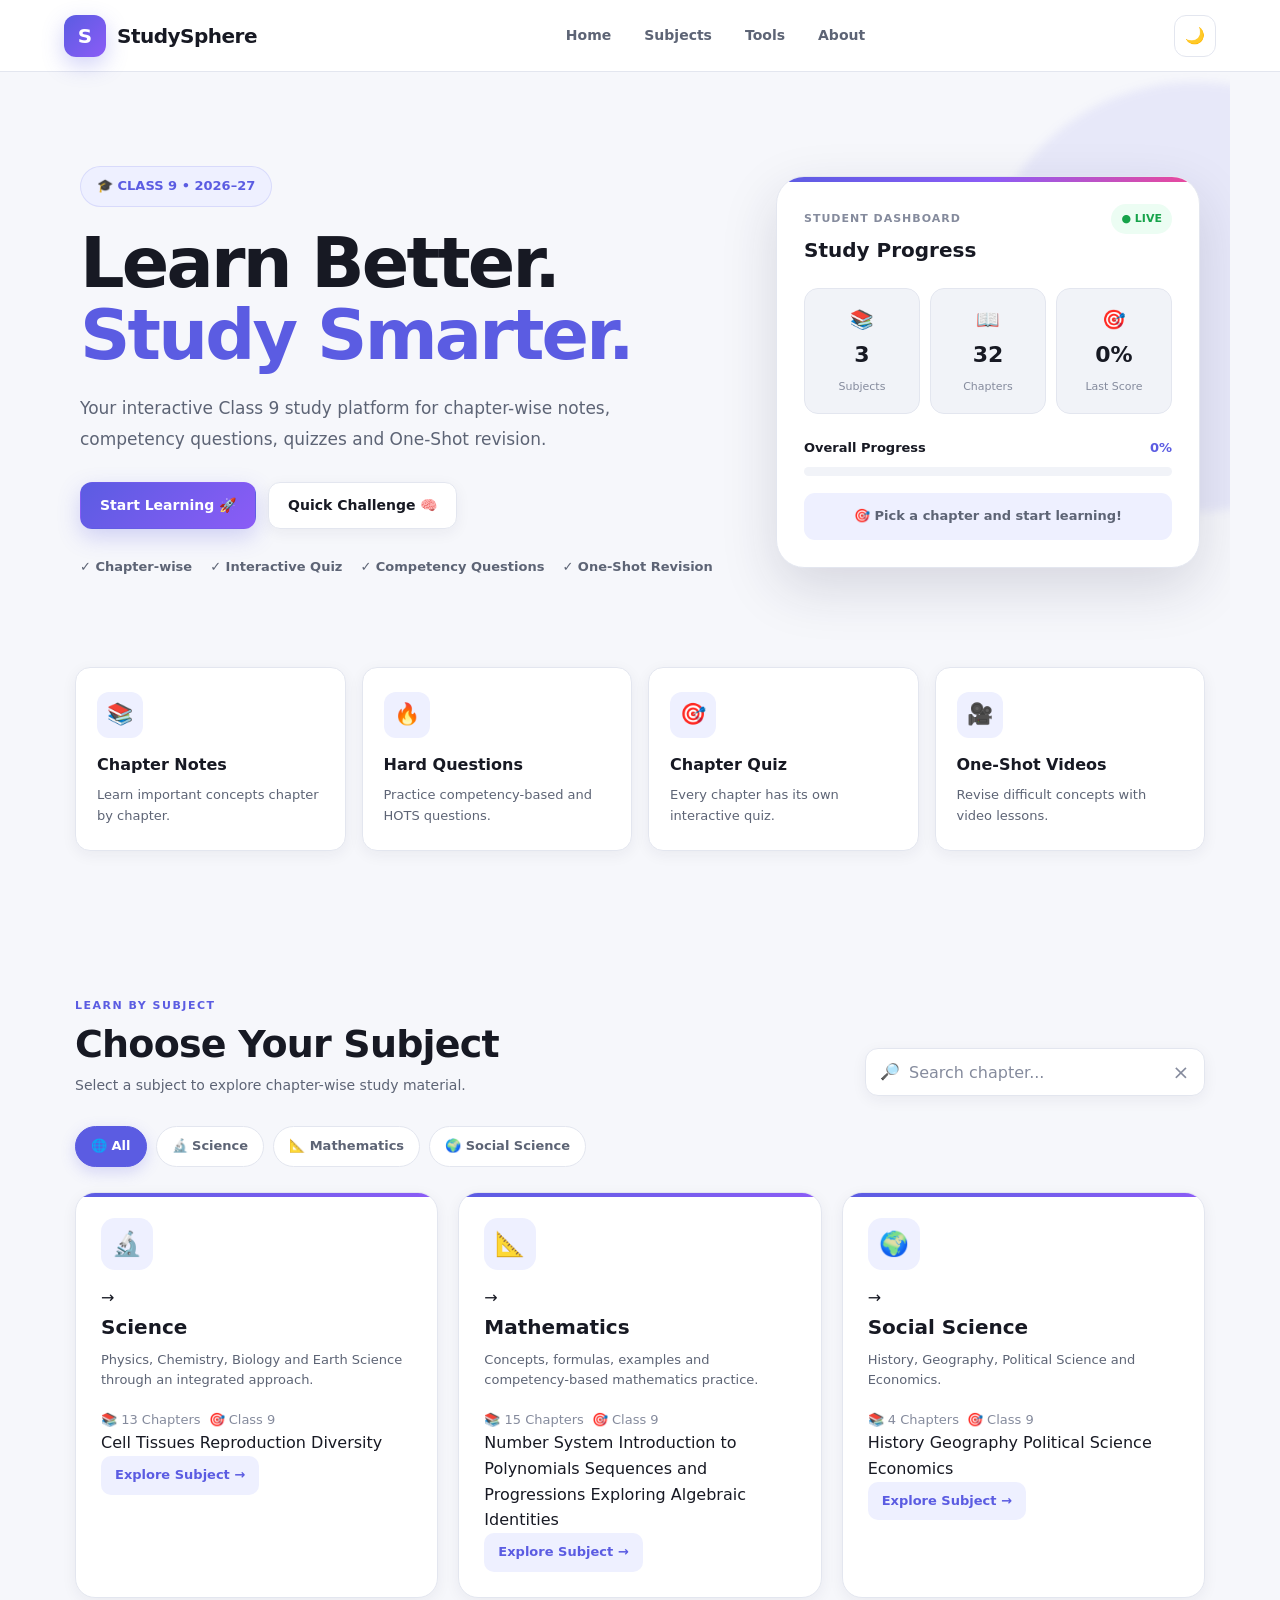
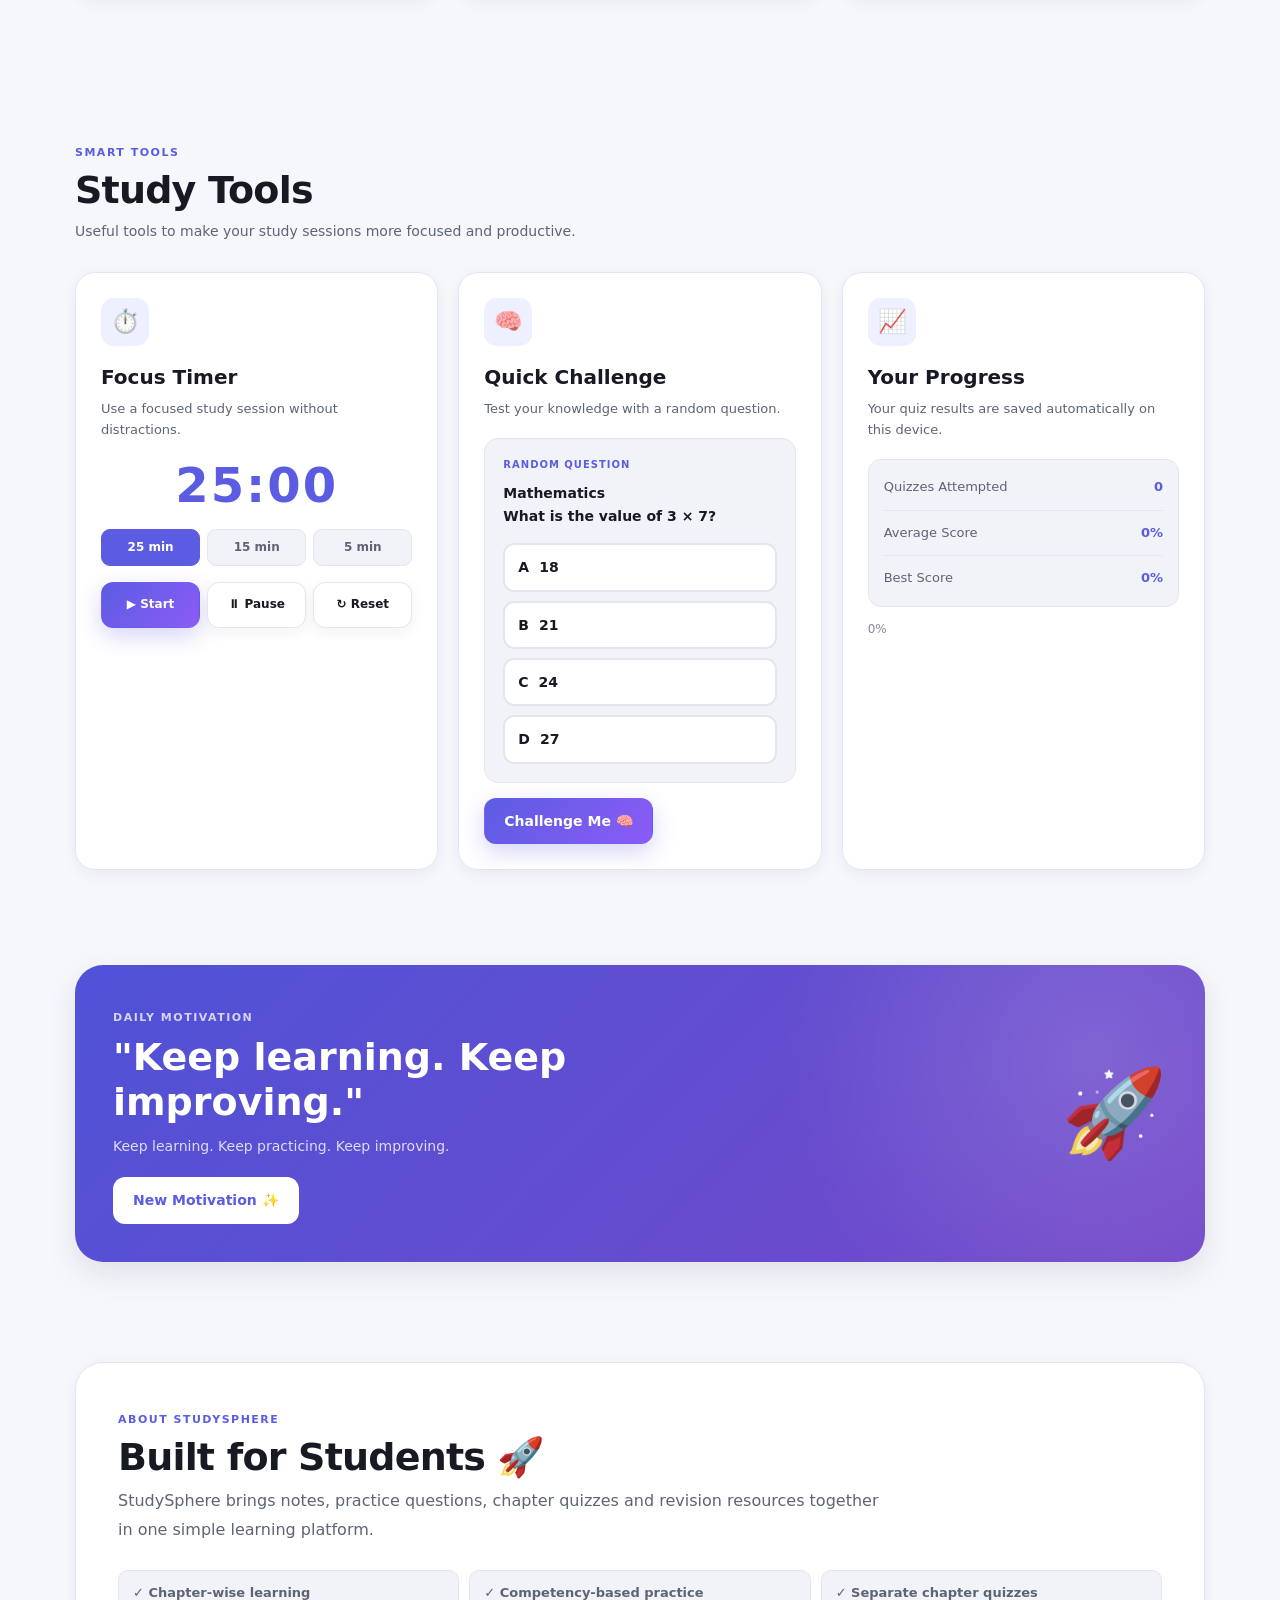
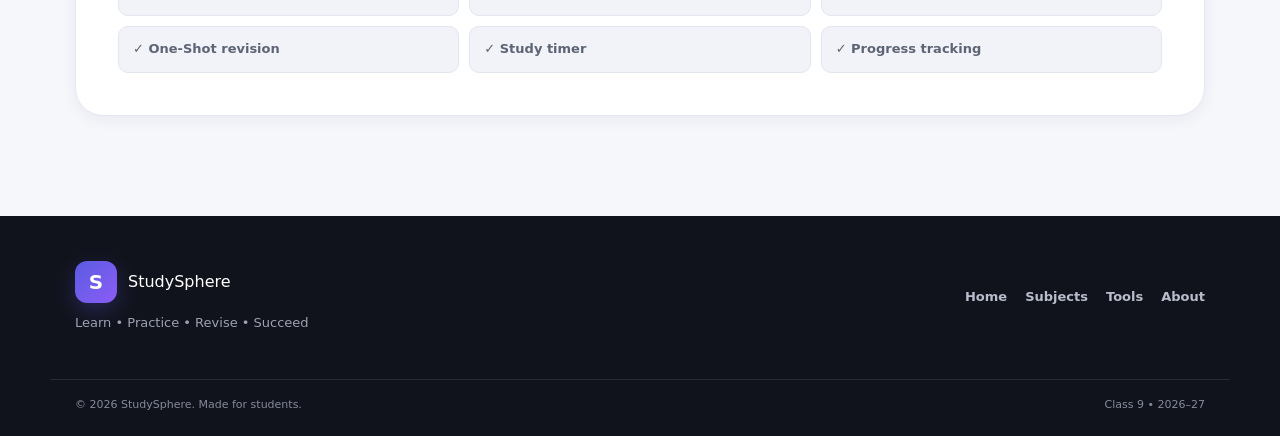
<file: index.html>
<!DOCTYPE html>
<html lang="en">
<head>
  <meta charset="UTF-8">
  <meta name="viewport" content="width=device-width, initial-scale=1.0">

  <title>StudySphere | Class 9</title>

  <meta name="description"
        content="StudySphere - Interactive Class 9 study platform with notes, questions, quizzes and One-Shot revision.">

  <link rel="stylesheet" href="css/style.css">
</head>

<body>

  <!-- =========================
       NAVIGATION BAR
  ========================== -->

  <header class="navbar">

    <div class="logo" onclick="goHome()">
      <span class="logo-icon">S</span>
      <span class="logo-text">StudySphere</span>
    </div>

    <nav class="nav-links">
      <a href="#home">Home</a>
      <a href="#subjects">Subjects</a>
      <a href="#tools">Tools</a>
      <a href="#about">About</a>
    </nav>

    <div class="nav-actions">

      <button
        id="themeBtn"
        class="icon-btn"
        onclick="toggleTheme()"
        title="Toggle Dark Mode">
        🌙
      </button>

      <button
        class="mobile-menu-btn"
        onclick="toggleMobileMenu()">
        ☰
      </button>

    </div>

  </header>


  <!-- MOBILE NAV -->

  <div id="mobileMenu" class="mobile-menu">

    <a href="#home" onclick="closeMobileMenu()">🏠 Home</a>
    <a href="#subjects" onclick="closeMobileMenu()">📚 Subjects</a>
    <a href="#tools" onclick="closeMobileMenu()">🛠️ Tools</a>
    <a href="#about" onclick="closeMobileMenu()">ℹ️ About</a>

  </div>


  <!-- =========================
       HOME / HERO
  ========================== -->

  <main>

    <section id="home" class="hero">

      <div class="hero-content">

        <div class="hero-badge">
          🎓 CLASS 9 • 2026–27
        </div>

        <h1>
          Learn Better.
          <br>
          <span>Study Smarter.</span>
        </h1>

        <p class="hero-description">
          Your interactive Class 9 study platform for
          chapter-wise notes, competency questions,
          quizzes and One-Shot revision.
        </p>

        <div class="hero-buttons">

          <button
            class="btn primary"
            onclick="scrollToSubjects()">
            Start Learning 🚀
          </button>

          <button
            class="btn secondary"
            onclick="showRandomQuestion()">
            Quick Challenge 🧠
          </button>

        </div>

        <div class="hero-features">

          <span>✓ Chapter-wise</span>
          <span>✓ Interactive Quiz</span>
          <span>✓ Competency Questions</span>
          <span>✓ One-Shot Revision</span>

        </div>

      </div>


      <!-- DASHBOARD CARD -->

      <div class="dashboard-card">

        <div class="dashboard-top">

          <div>
            <small>STUDENT DASHBOARD</small>
            <h3>Study Progress</h3>
          </div>

          <span class="live-badge">
            ● LIVE
          </span>

        </div>


        <div class="dashboard-stats">

          <div class="stat-box">

            <span class="stat-icon">📚</span>

            <strong id="subjectCount">
              3
            </strong>

            <small>Subjects</small>

          </div>


          <div class="stat-box">

            <span class="stat-icon">📖</span>

            <strong id="chapterCount">
              0
            </strong>

            <small>Chapters</small>

          </div>


          <div class="stat-box">

            <span class="stat-icon">🎯</span>

            <strong id="quizScore">
              —
            </strong>

            <small>Last Score</small>

          </div>

        </div>


        <div class="dashboard-progress">

          <div class="progress-heading">

            <span>Overall Progress</span>

            <span id="progressPercent">
              0%
            </span>

          </div>

          <div class="progress-bar">

            <div
              id="overallProgress"
              class="progress-fill">
            </div>

          </div>

        </div>


        <div class="dashboard-message">

          🎯 Pick a chapter and start learning!

        </div>

      </div>

    </section>



    <!-- =========================
         FEATURE SECTION
    ========================== -->

    <section class="features-section">

      <div class="feature-card">

        <div class="feature-icon">
          📚
        </div>

        <h3>Chapter Notes</h3>

        <p>
          Learn important concepts
          chapter by chapter.
        </p>

      </div>


      <div class="feature-card">

        <div class="feature-icon">
          🔥
        </div>

        <h3>Hard Questions</h3>

        <p>
          Practice competency-based
          and HOTS questions.
        </p>

      </div>


      <div class="feature-card">

        <div class="feature-icon">
          🎯
        </div>

        <h3>Chapter Quiz</h3>

        <p>
          Every chapter has its own
          interactive quiz.
        </p>

      </div>


      <div class="feature-card">

        <div class="feature-icon">
          🎥
        </div>

        <h3>One-Shot Videos</h3>

        <p>
          Revise difficult concepts
          with video lessons.
        </p>

      </div>

    </section>



    <!-- =========================
         SUBJECT SECTION
    ========================== -->

    <section id="subjects" class="section">

      <div class="section-heading">

        <div>

          <span class="section-label">
            LEARN BY SUBJECT
          </span>

          <h2>
            Choose Your Subject
          </h2>

          <p>
            Select a subject to explore
            chapter-wise study material.
          </p>

        </div>


        <!-- SEARCH -->

        <div class="search-wrapper">

          <span>🔎</span>

          <input
            id="searchInput"
            type="text"
            placeholder="Search chapter..."
            autocomplete="off">

          <button
            id="clearSearch"
            class="clear-search"
            onclick="clearSearch()">
            ×
          </button>

        </div>

      </div>


      <!-- SUBJECT FILTERS -->

      <div class="subject-filters">

        <button
          class="subject-filter active"
          data-filter="all"
          onclick="filterSubjects('all')">
          🌐 All
        </button>

        <button
          class="subject-filter"
          data-filter="science"
          onclick="filterSubjects('science')">
          🔬 Science
        </button>

        <button
          class="subject-filter"
          data-filter="mathematics"
          onclick="filterSubjects('mathematics')">
          📐 Mathematics
        </button>

        <button
          class="subject-filter"
          data-filter="social-science"
          onclick="filterSubjects('social-science')">
          🌍 Social Science
        </button>

      </div>


      <!-- SUBJECT GRID -->

      <div
        id="subjectGrid"
        class="subject-grid">

        <!-- JavaScript will load subjects here -->

      </div>


      <!-- SEARCH RESULT MESSAGE -->

      <div
        id="noResults"
        class="no-results hidden">

        <div class="no-results-icon">
          🔍
        </div>

        <h3>
          No chapter found
        </h3>

        <p>
          Try another chapter name or subject.
        </p>

      </div>

    </section>



    <!-- =========================
         CHAPTER SECTION
    ========================== -->

    <section
      id="chapterSection"
      class="section chapter-section hidden">

      <button
        id="backButton"
        class="back-button"
        onclick="backToSubjects()">

        ← Back to Subjects

      </button>


      <!-- CHAPTER HEADER -->

      <div
        id="chapterHeader"
        class="chapter-header">

        <!-- JavaScript inserts header -->

      </div>


      <!-- CHAPTER TABS -->

      <div class="chapter-tabs">

        <button
          class="tab active"
          data-tab="notes"
          onclick="switchTab('notes')">

          📚 Notes

        </button>


        <button
          class="tab"
          data-tab="questions"
          onclick="switchTab('questions')">

          🔥 Hard Questions

        </button>


        <button
          class="tab"
          data-tab="quiz"
          onclick="switchTab('quiz')">

          🎯 Chapter Quiz

        </button>


        <button
          class="tab"
          data-tab="video"
          onclick="switchTab('video')">

          🎥 One-Shot

        </button>


        <button
          class="tab"
          data-tab="pdf"
          onclick="switchTab('pdf')">

          📄 PDF

        </button>

      </div>


      <!-- TAB CONTENT -->

      <div
        id="tabContent"
        class="tab-content">

        <!-- JavaScript loads content -->

      </div>

    </section>



    <!-- =========================
         STUDY TOOLS
    ========================== -->

    <section
      id="tools"
      class="section tools-section">

      <div class="section-heading">

        <div>

          <span class="section-label">
            SMART TOOLS
          </span>

          <h2>
            Study Tools
          </h2>

          <p>
            Useful tools to make your study sessions
            more focused and productive.
          </p>

        </div>

      </div>


      <div class="tools-grid">


        <!-- FOCUS TIMER -->

        <div class="tool-card">

          <div class="tool-icon">
            ⏱️
          </div>

          <h3>
            Focus Timer
          </h3>

          <p>
            Use a focused study session
            without distractions.
          </p>


          <div
            id="timerDisplay"
            class="timer-display">

            25:00

          </div>


          <div class="timer-mode">

            <button
              class="timer-mode-btn active"
              onclick="setTimer(25)"
              data-time="25">
              25 min
            </button>

            <button
              class="timer-mode-btn"
              onclick="setTimer(15)"
              data-time="15">
              15 min
            </button>

            <button
              class="timer-mode-btn"
              onclick="setTimer(5)"
              data-time="5">
              5 min
            </button>

          </div>


          <div class="timer-buttons">

            <button
              id="startTimer"
              class="btn primary"
              onclick="startTimer()">

              ▶ Start

            </button>

            <button
              id="pauseTimer"
              class="btn secondary"
              onclick="pauseTimer()">

              ⏸ Pause

            </button>

            <button
              id="resetTimer"
              class="btn secondary"
              onclick="resetTimer()">

              ↻ Reset

            </button>

          </div>

        </div>



        <!-- QUICK CHALLENGE -->

        <div class="tool-card">

          <div class="tool-icon">
            🧠
          </div>

          <h3>
            Quick Challenge
          </h3>

          <p>
            Test your knowledge with
            a random question.
          </p>


          <div
            id="challengeBox"
            class="challenge-box">

            <div class="challenge-label">
              RANDOM QUESTION
            </div>

            <p id="challengeQuestion">
              Click the button to get
              a challenge.
            </p>

          </div>


          <button
            class="btn primary"
            onclick="showRandomQuestion()">

            Challenge Me 🧠

          </button>

        </div>



        <!-- PROGRESS -->

        <div class="tool-card">

          <div class="tool-icon">
            📈
          </div>

          <h3>
            Your Progress
          </h3>

          <p>
            Your quiz results are saved
            automatically on this device.
          </p>


          <div class="progress-card">

            <div class="progress-row">

              <span>
                Quizzes Attempted
              </span>

              <strong id="quizAttempts">
                0
              </strong>

            </div>


            <div class="progress-row">

              <span>
                Average Score
              </span>

              <strong id="averageScore">
                0%
              </strong>

            </div>


            <div class="progress-row">

              <span>
                Best Score
              </span>

              <strong id="bestScore">
                0%
              </strong>

            </div>

          </div>


          <div
            id="progressText"
            class="progress-text">

            No quiz attempted yet.

          </div>

        </div>

      </div>

    </section>



    <!-- =========================
         DAILY STUDY SECTION
    ========================== -->

    <section class="daily-section">

      <div class="daily-card">

        <div class="daily-content">

          <span class="section-label">
            DAILY MOTIVATION
          </span>

          <h2 id="dailyQuote">
            Small progress every day
            becomes big achievement.
          </h2>

          <p>
            Keep learning. Keep practicing.
            Keep improving.
          </p>

          <button
            class="btn primary"
            onclick="newMotivation()">

            New Motivation ✨

          </button>

        </div>


        <div class="daily-icon">
          🚀
        </div>

      </div>

    </section>



    <!-- =========================
         ABOUT
    ========================== -->

    <section
      id="about"
      class="section about-section">

      <div class="about-card">

        <span class="section-label">
          ABOUT STUDYSPHERE
        </span>

        <h2>
          Built for Students 🚀
        </h2>

        <p>
          StudySphere brings notes,
          practice questions, chapter quizzes
          and revision resources together
          in one simple learning platform.
        </p>


        <div class="about-points">

          <span>
            ✓ Chapter-wise learning
          </span>

          <span>
            ✓ Competency-based practice
          </span>

          <span>
            ✓ Separate chapter quizzes
          </span>

          <span>
            ✓ One-Shot revision
          </span>

          <span>
            ✓ Study timer
          </span>

          <span>
            ✓ Progress tracking
          </span>

        </div>

      </div>

    </section>

  </main>



  <!-- =========================
       FOOTER
  ========================== -->

  <footer>

    <div class="footer-content">

      <div class="footer-brand">

        <div class="logo">

          <span class="logo-icon">
            S
          </span>

          <span>
            StudySphere
          </span>

        </div>

        <p>
          Learn • Practice • Revise • Succeed
        </p>

      </div>


      <div class="footer-links">

        <a href="#home">
          Home
        </a>

        <a href="#subjects">
          Subjects
        </a>

        <a href="#tools">
          Tools
        </a>

        <a href="#about">
          About
        </a>

      </div>

    </div>


    <div class="footer-bottom">

      <p>
        © 2026 StudySphere. Made for students.
      </p>

      <p>
        Class 9 • 2026–27
      </p>

    </div>

  </footer>



  <!-- =========================
       NOTIFICATION
  ========================== -->

  <div
    id="notification"
    class="notification">

    <span id="notificationIcon">
      ✓
    </span>

    <span id="notificationText">
      Done
    </span>

  </div>



  <!-- =========================
       QUIZ MODAL
  ========================== -->

  <div
    id="quizModal"
    class="modal hidden">

    <div class="modal-overlay"
         onclick="closeQuizModal()">
    </div>

    <div class="modal-card">

      <button
        class="modal-close"
        onclick="closeQuizModal()">

        ×

      </button>

      <div
        id="quizModalContent">

      </div>

    </div>

  </div>



  <!-- =========================
       JAVASCRIPT
  ========================== -->

  <script src="js/data.js"></script>
  <script src="js/quiz.js"></script>
  <script src="js/app.js"></script>

</body>
</html>
</file>
<file: css/style.css>
/* =========================================================
   STUDYSPHERE | CLASS 9
   FINAL COMPLETE STYLE SHEET
   Compatible with:
   index.html
   app.js
   data.js
   quiz.js
   ========================================================= */


/* =========================================================
   1. VARIABLES
   ========================================================= */

:root {
  --primary: #5b5ce2;
  --primary-dark: #4546c8;
  --primary-light: #eef0ff;

  --secondary: #8b5cf6;
  --accent: #ec4899;

  --success: #16a34a;
  --success-bg: #ecfdf3;

  --danger: #dc2626;
  --danger-bg: #fef2f2;

  --warning: #f59e0b;
  --warning-bg: #fffbeb;

  --text: #171923;
  --text-secondary: #5d6475;
  --muted: #858b9d;

  --bg: #f6f7fb;
  --surface: #ffffff;
  --surface-2: #f1f3f8;

  --border: #e3e6ef;

  --shadow-sm: 0 4px 15px rgba(31, 35, 65, 0.06);
  --shadow-md: 0 12px 30px rgba(31, 35, 65, 0.10);
  --shadow-lg: 0 20px 55px rgba(31, 35, 65, 0.15);

  --radius-sm: 10px;
  --radius-md: 15px;
  --radius-lg: 20px;
  --radius-xl: 28px;

  --max-width: 1180px;

  --transition: 0.25s ease;
}


/* =========================================================
   2. DARK MODE VARIABLES
   ========================================================= */

body.dark-mode {
  --primary: #8587ff;
  --primary-dark: #a3a5ff;
  --primary-light: #25284c;

  --secondary: #a78bfa;
  --accent: #f472b6;

  --success: #4ade80;
  --success-bg: #102d1d;

  --danger: #f87171;
  --danger-bg: #35191c;

  --warning: #fbbf24;
  --warning-bg: #33270d;

  --text: #f4f5fa;
  --text-secondary: #c2c6d4;
  --muted: #9298aa;

  --bg: #0d1017;
  --surface: #161a24;
  --surface-2: #202532;

  --border: #2b3140;

  --shadow-sm: 0 4px 15px rgba(0, 0, 0, 0.22);
  --shadow-md: 0 12px 30px rgba(0, 0, 0, 0.30);
  --shadow-lg: 0 20px 55px rgba(0, 0, 0, 0.40);
}


/* =========================================================
   3. RESET
   ========================================================= */

* {
  margin: 0;
  padding: 0;
  box-sizing: border-box;
}

html {
  scroll-behavior: smooth;
  scroll-padding-top: 80px;
}

body {
  min-height: 100vh;

  font-family:
    Inter,
    ui-sans-serif,
    system-ui,
    -apple-system,
    BlinkMacSystemFont,
    "Segoe UI",
    sans-serif;

  background: var(--bg);
  color: var(--text);

  line-height: 1.6;

  transition:
    background 0.25s ease,
    color 0.25s ease;
}

button,
input,
textarea,
select {
  font: inherit;
}

button {
  cursor: pointer;
}

a {
  color: inherit;
  text-decoration: none;
}

img {
  max-width: 100%;
  display: block;
}

.hidden {
  display: none !important;
}


/* =========================================================
   4. SCROLLBAR
   ========================================================= */

::-webkit-scrollbar {
  width: 9px;
}

::-webkit-scrollbar-track {
  background: var(--bg);
}

::-webkit-scrollbar-thumb {
  background: #b9bfd0;
  border-radius: 20px;
}

::-webkit-scrollbar-thumb:hover {
  background: var(--primary);
}

body.dark-mode ::-webkit-scrollbar-thumb {
  background: #444b5d;
}


/* =========================================================
   5. NAVBAR
   ========================================================= */

.navbar {
  position: sticky;
  top: 0;
  z-index: 1000;

  width: 100%;
  min-height: 72px;

  padding: 0 5%;

  display: flex;
  align-items: center;
  justify-content: space-between;

  background: rgba(255, 255, 255, 0.93);

  border-bottom: 1px solid var(--border);

  backdrop-filter: blur(18px);
  -webkit-backdrop-filter: blur(18px);
}

body.dark-mode .navbar {
  background: rgba(13, 16, 23, 0.94);
}


/* LOGO */

.logo {
  display: flex;
  align-items: center;
  gap: 11px;

  cursor: pointer;
  user-select: none;
}

.logo-icon {
  width: 42px;
  height: 42px;

  display: flex;
  align-items: center;
  justify-content: center;

  color: white;

  background: linear-gradient(
    135deg,
    var(--primary),
    var(--secondary)
  );

  border-radius: 12px;

  font-size: 20px;
  font-weight: 900;

  box-shadow:
    0 8px 22px rgba(91, 92, 226, 0.28);
}

.logo-text {
  font-size: 20px;
  font-weight: 850;
  letter-spacing: -0.5px;
}


/* NAV LINKS */

.nav-links {
  display: flex;
  align-items: center;
  gap: 5px;
}

.nav-links a {
  position: relative;

  padding: 10px 14px;

  color: var(--text-secondary);

  border-radius: 10px;

  font-size: 14px;
  font-weight: 700;

  transition: var(--transition);
}

.nav-links a:hover {
  color: var(--primary);
  background: var(--primary-light);
}

.nav-links a::after {
  content: "";

  position: absolute;
  left: 14px;
  right: 14px;
  bottom: 4px;

  height: 2px;

  background: var(--primary);

  transform: scaleX(0);
  transition: transform 0.25s ease;
}

.nav-links a:hover::after {
  transform: scaleX(1);
}


/* NAV ACTIONS */

.nav-actions {
  display: flex;
  align-items: center;
  gap: 9px;
}

.icon-btn,
.mobile-menu-btn {
  width: 42px;
  height: 42px;

  display: flex;
  align-items: center;
  justify-content: center;

  color: var(--text);

  background: var(--surface);

  border: 1px solid var(--border);
  border-radius: 12px;

  transition: var(--transition);
}

.icon-btn:hover,
.mobile-menu-btn:hover {
  color: var(--primary);
  background: var(--primary-light);
  border-color: var(--primary);

  transform: translateY(-2px);
}

.mobile-menu-btn {
  display: none;
}


/* =========================================================
   6. MOBILE MENU
   ========================================================= */

.mobile-menu {
  display: none;

  position: fixed;
  top: 72px;
  left: 0;
  right: 0;

  z-index: 999;

  padding: 14px;

  background: var(--surface);

  border-bottom: 1px solid var(--border);

  box-shadow: var(--shadow-md);
}

.mobile-menu.show {
  display: block;
}

.mobile-menu a {
  display: block;

  padding: 13px 15px;

  color: var(--text-secondary);

  border-radius: 10px;

  font-weight: 700;

  transition: var(--transition);
}

.mobile-menu a:hover {
  color: var(--primary);
  background: var(--primary-light);
}


/* =========================================================
   7. HERO
   ========================================================= */

.hero {
  position: relative;

  max-width: var(--max-width);
  min-height: 590px;

  margin: 0 auto;

  padding: 80px 30px 70px;

  display: grid;
  grid-template-columns: 1.2fr 0.8fr;

  align-items: center;

  gap: 60px;

  overflow: hidden;
}

.hero::before {
  content: "";

  position: absolute;

  width: 430px;
  height: 430px;

  right: -180px;
  top: 10px;

  background: rgba(91, 92, 226, 0.09);

  border-radius: 50%;

  filter: blur(5px);

  pointer-events: none;
}

.hero-content {
  position: relative;
  z-index: 2;
}

.hero-badge {
  display: inline-flex;
  align-items: center;

  margin-bottom: 20px;
  padding: 9px 16px;

  color: var(--primary);

  background: var(--primary-light);

  border: 1px solid rgba(91, 92, 226, 0.15);

  border-radius: 999px;

  font-size: 13px;
  font-weight: 800;
}

.hero h1 {
  margin-bottom: 22px;

  font-size: clamp(43px, 6vw, 70px);

  line-height: 1.03;

  letter-spacing: -2.8px;

  font-weight: 900;
}

.hero h1 span {
  color: var(--primary);
}

.hero-description {
  max-width: 650px;

  margin-bottom: 28px;

  color: var(--text-secondary);

  font-size: 17px;
  line-height: 1.8;
}

.hero-buttons {
  display: flex;
  flex-wrap: wrap;

  gap: 12px;

  margin-bottom: 28px;
}

.hero-features {
  display: flex;
  flex-wrap: wrap;

  gap: 10px 18px;

  color: var(--text-secondary);

  font-size: 13px;
  font-weight: 700;
}

.hero-features span {
  white-space: nowrap;
}


/* =========================================================
   8. BUTTONS
   ========================================================= */

.btn {
  min-height: 46px;

  padding: 11px 19px;

  border: 1px solid transparent;
  border-radius: 12px;

  font-size: 14px;
  font-weight: 800;

  transition:
    transform 0.2s ease,
    box-shadow 0.2s ease,
    background 0.2s ease,
    border-color 0.2s ease;
}

.btn:hover {
  transform: translateY(-2px);
}

.btn:active {
  transform: translateY(0);
}

.btn.primary {
  color: white;

  background: linear-gradient(
    135deg,
    var(--primary),
    var(--secondary)
  );

  box-shadow:
    0 8px 22px rgba(91, 92, 226, 0.25);
}

.btn.primary:hover {
  box-shadow:
    0 12px 30px rgba(91, 92, 226, 0.35);
}

.btn.secondary {
  color: var(--text);

  background: var(--surface);

  border-color: var(--border);

  box-shadow: var(--shadow-sm);
}

.btn.secondary:hover {
  color: var(--primary);

  border-color: var(--primary);

  background: var(--primary-light);
}


/* =========================================================
   9. DASHBOARD CARD
   ========================================================= */

.dashboard-card {
  position: relative;
  z-index: 2;

  padding: 27px;

  background: var(--surface);

  border: 1px solid var(--border);

  border-radius: var(--radius-xl);

  box-shadow: var(--shadow-lg);

  overflow: hidden;
}

.dashboard-card::before {
  content: "";

  position: absolute;

  top: 0;
  left: 0;
  right: 0;

  height: 5px;

  background: linear-gradient(
    90deg,
    var(--primary),
    var(--secondary),
    var(--accent)
  );
}

.dashboard-top {
  display: flex;
  align-items: flex-start;
  justify-content: space-between;

  margin-bottom: 22px;
}

.dashboard-top small {
  color: var(--muted);

  font-size: 11px;
  font-weight: 850;

  letter-spacing: 1px;
}

.dashboard-top h3 {
  margin-top: 4px;

  font-size: 20px;
}

.live-badge {
  padding: 6px 10px;

  color: var(--success);

  background: var(--success-bg);

  border-radius: 999px;

  font-size: 11px;
  font-weight: 850;
}

.dashboard-stats {
  display: grid;
  grid-template-columns: repeat(3, 1fr);

  gap: 10px;

  margin-bottom: 24px;
}

.stat-box {
  padding: 15px 8px;

  text-align: center;

  background: var(--surface-2);

  border: 1px solid var(--border);

  border-radius: 14px;
}

.stat-icon {
  display: block;

  margin-bottom: 3px;

  font-size: 19px;
}

.stat-box strong {
  display: block;

  font-size: 22px;
  font-weight: 900;
}

.stat-box small {
  color: var(--muted);

  font-size: 11px;
}

.dashboard-progress {
  margin-bottom: 17px;
}

.progress-heading {
  display: flex;
  align-items: center;
  justify-content: space-between;

  margin-bottom: 8px;

  font-size: 13px;
  font-weight: 800;
}

.progress-heading span:last-child {
  color: var(--primary);
}

.progress-bar {
  width: 100%;
  height: 9px;

  overflow: hidden;

  background: var(--surface-2);

  border-radius: 999px;
}

.progress-fill {
  width: 0;
  height: 100%;

  background: linear-gradient(
    90deg,
    var(--primary),
    var(--secondary)
  );

  border-radius: inherit;

  transition: width 0.5s ease;
}

.dashboard-message {
  padding: 13px;

  color: var(--text-secondary);

  background: var(--primary-light);

  border-radius: 11px;

  font-size: 13px;
  font-weight: 650;

  text-align: center;
}


/* =========================================================
   10. FEATURES
   ========================================================= */

.features-section {
  max-width: var(--max-width);

  margin: 5px auto 65px;

  padding: 0 25px;

  display: grid;
  grid-template-columns: repeat(4, 1fr);

  gap: 16px;
}

.feature-card {
  padding: 24px 21px;

  background: var(--surface);

  border: 1px solid var(--border);

  border-radius: var(--radius-md);

  box-shadow: var(--shadow-sm);

  transition: var(--transition);
}

.feature-card:hover {
  transform: translateY(-5px);

  border-color: rgba(91, 92, 226, 0.35);

  box-shadow: var(--shadow-md);
}

.feature-icon {
  width: 46px;
  height: 46px;

  display: flex;
  align-items: center;
  justify-content: center;

  margin-bottom: 14px;

  background: var(--primary-light);

  border-radius: 12px;

  font-size: 21px;
}

.feature-card h3 {
  margin-bottom: 6px;

  font-size: 16px;
}

.feature-card p {
  color: var(--text-secondary);

  font-size: 13px;
  line-height: 1.65;
}


/* =========================================================
   11. GENERAL SECTION
   ========================================================= */

.section {
  max-width: var(--max-width);

  margin: 0 auto;

  padding: 75px 25px;
}

.section-heading {
  display: flex;
  align-items: flex-end;
  justify-content: space-between;

  gap: 30px;

  margin-bottom: 30px;
}

.section-label {
  display: inline-block;

  margin-bottom: 8px;

  color: var(--primary);

  font-size: 11px;
  font-weight: 900;

  letter-spacing: 1.5px;
}

.section-heading h2,
.about-card h2 {
  margin-bottom: 7px;

  font-size: clamp(28px, 4vw, 38px);

  line-height: 1.15;

  letter-spacing: -0.8px;
}

.section-heading p {
  color: var(--text-secondary);

  font-size: 14px;
}


/* =========================================================
   12. SEARCH
   ========================================================= */

.search-wrapper {
  position: relative;

  width: min(100%, 340px);

  display: flex;
  align-items: center;
}

.search-wrapper > span {
  position: absolute;

  left: 15px;

  pointer-events: none;

  z-index: 2;
}

.search-wrapper input {
  width: 100%;
  height: 48px;

  padding: 0 43px;

  color: var(--text);

  background: var(--surface);

  border: 1px solid var(--border);

  border-radius: 13px;

  outline: none;

  box-shadow: var(--shadow-sm);

  transition: var(--transition);
}

.search-wrapper input::placeholder {
  color: var(--muted);
}

.search-wrapper input:focus {
  border-color: var(--primary);

  box-shadow:
    0 0 0 4px rgba(91, 92, 226, 0.10);
}

.clear-search {
  position: absolute;

  right: 8px;

  width: 32px;
  height: 32px;

  border: 0;

  color: var(--muted);

  background: transparent;

  border-radius: 8px;

  font-size: 20px;

  transition: var(--transition);
}

.clear-search:hover {
  color: var(--danger);
  background: var(--danger-bg);
}


/* =========================================================
   13. SUBJECT FILTERS
   ========================================================= */

.subject-filters {
  display: flex;
  flex-wrap: wrap;

  gap: 9px;

  margin-bottom: 25px;
}

.subject-filter {
  padding: 9px 15px;

  color: var(--text-secondary);

  background: var(--surface);

  border: 1px solid var(--border);

  border-radius: 999px;

  font-size: 13px;
  font-weight: 800;

  transition: var(--transition);
}

.subject-filter:hover {
  color: var(--primary);
  border-color: var(--primary);
}

.subject-filter.active {
  color: white;

  background: var(--primary);

  border-color: var(--primary);

  box-shadow:
    0 5px 15px rgba(91, 92, 226, 0.22);
}


/* =========================================================
   14. SUBJECT GRID
   ========================================================= */

.subject-grid {
  display: grid;

  grid-template-columns: repeat(3, 1fr);

  gap: 20px;
}

.subject-card {
  position: relative;

  padding: 25px;

  background: var(--surface);

  border: 1px solid var(--border);

  border-radius: var(--radius-lg);

  box-shadow: var(--shadow-sm);

  overflow: hidden;

  transition: var(--transition);
}

.subject-card::before {
  content: "";

  position: absolute;

  top: 0;
  left: 0;
  right: 0;

  height: 4px;

  background: linear-gradient(
    90deg,
    var(--primary),
    var(--secondary)
  );
}

.subject-card:hover {
  transform: translateY(-6px);

  border-color: rgba(91, 92, 226, 0.30);

  box-shadow: var(--shadow-md);
}

.subject-card-icon,
.subject-icon {
  width: 52px;
  height: 52px;

  display: flex;
  align-items: center;
  justify-content: center;

  margin-bottom: 15px;

  background: var(--primary-light);

  border-radius: 14px;

  font-size: 24px;
}

.subject-card h3 {
  margin-bottom: 7px;

  font-size: 20px;
}

.subject-card p {
  min-height: 45px;

  color: var(--text-secondary);

  font-size: 13px;
}

.subject-card-footer {
  display: flex;
  align-items: center;
  justify-content: space-between;

  gap: 10px;

  margin-top: 20px;
}

.chapter-count {
  color: var(--text-secondary);

  font-size: 13px;
  font-weight: 800;
}

.subject-card button,
.subject-card .explore-btn {
  padding: 9px 14px;

  color: var(--primary);

  background: var(--primary-light);

  border: 0;

  border-radius: 10px;

  font-size: 13px;
  font-weight: 850;

  transition: var(--transition);
}

.subject-card button:hover,
.subject-card .explore-btn:hover {
  color: white;

  background: var(--primary);

  transform: translateX(2px);
}

.subject-description {
  color: var(--text-secondary);
}

.subject-meta {
  display: flex;
  align-items: center;
  gap: 8px;

  margin-top: 15px;

  color: var(--muted);

  font-size: 13px;
}

.subject-action {
  margin-top: 16px;
}


/* =========================================================
   15. NO RESULTS
   ========================================================= */

.no-results {
  padding: 60px 20px;

  text-align: center;

  background: var(--surface);

  border: 1px dashed var(--border);

  border-radius: var(--radius-lg);
}

.no-results-icon {
  margin-bottom: 10px;

  font-size: 38px;
}

.no-results h3 {
  margin-bottom: 5px;
}

.no-results p {
  color: var(--text-secondary);

  font-size: 14px;
}


/* =========================================================
   16. CHAPTER SECTION
   ========================================================= */

.chapter-section {
  padding-top: 35px;
}

.back-button {
  display: inline-flex;
  align-items: center;
  gap: 7px;

  margin-bottom: 20px;
  padding: 9px 14px;

  color: var(--text-secondary);

  background: var(--surface);

  border: 1px solid var(--border);

  border-radius: 10px;

  font-size: 13px;
  font-weight: 750;

  transition: var(--transition);
}

.back-button:hover {
  color: var(--primary);
  border-color: var(--primary);

  transform: translateX(-2px);
}

.chapter-header {
  position: relative;

  padding: 30px;

  margin-bottom: 20px;

  color: white;

  background:
    radial-gradient(
      circle at 90% 20%,
      rgba(255,255,255,0.16),
      transparent 35%
    ),
    linear-gradient(
      135deg,
      #5557d8,
      #7c4fd3
    );

  border-radius: var(--radius-lg);

  box-shadow: var(--shadow-md);

  overflow: hidden;
}

.chapter-header h2,
.chapter-header h3 {
  margin-bottom: 7px;
  color: white;
}

.chapter-header p {
  color: rgba(255,255,255,0.83);
}

.chapter-header small {
  color: rgba(255,255,255,0.72);
}


/* =========================================================
   17. CHAPTER TABS
   ========================================================= */

.chapter-tabs {
  display: flex;
  gap: 5px;

  padding: 6px;
  margin-bottom: 20px;

  overflow-x: auto;

  background: var(--surface);

  border: 1px solid var(--border);

  border-radius: 14px;

  box-shadow: var(--shadow-sm);
}

.chapter-tabs::-webkit-scrollbar {
  height: 0;
}

.tab {
  flex: 0 0 auto;

  padding: 11px 16px;

  color: var(--text-secondary);

  background: transparent;

  border: 0;

  border-radius: 10px;

  font-size: 13px;
  font-weight: 800;

  white-space: nowrap;

  transition: var(--transition);
}

.tab:hover {
  color: var(--primary);
  background: var(--primary-light);
}

.tab.active {
  color: white;

  background: var(--primary);

  box-shadow:
    0 4px 12px rgba(91, 92, 226, 0.20);
}


/* =========================================================
   18. TAB CONTENT
   ========================================================= */

.tab-content {
  min-height: 200px;

  padding: 25px;

  background: var(--surface);

  border: 1px solid var(--border);

  border-radius: var(--radius-lg);

  box-shadow: var(--shadow-sm);
}

.tab-content h3 {
  margin-bottom: 12px;

  font-size: 22px;
}

.tab-content h4 {
  margin-top: 20px;
  margin-bottom: 8px;

  font-size: 17px;
}

.tab-content p {
  color: var(--text-secondary);

  line-height: 1.75;
}

.tab-content ul,
.tab-content ol {
  padding-left: 22px;

  color: var(--text-secondary);
}

.tab-content li {
  margin-bottom: 8px;
}


/* =========================================================
   19. NOTES
   ========================================================= */

.notes-container,
.notes-content {
  display: grid;
  gap: 18px;
}

.note-card,
.notes-card,
.concept-card {
  padding: 20px;

  background: var(--surface-2);

  border: 1px solid var(--border);

  border-radius: 14px;
}

.note-card h3,
.note-card h4,
.notes-card h3,
.concept-card h3 {
  margin-bottom: 9px;

  color: var(--text);
}

.note-card p,
.notes-card p,
.concept-card p {
  color: var(--text-secondary);
}


/* =========================================================
   20. HARD QUESTIONS
   ========================================================= */

.question-card,
.hard-question,
.question-box {
  padding: 20px;
  margin-bottom: 15px;

  background: var(--surface-2);

  border: 1px solid var(--border);
  border-left: 4px solid var(--primary);

  border-radius: 14px;

  transition: var(--transition);
}

.question-card:hover,
.hard-question:hover {
  border-left-color: var(--secondary);

  transform: translateX(2px);
}

.question-number {
  display: inline-flex;

  align-items: center;
  justify-content: center;

  width: 28px;
  height: 28px;

  margin-right: 8px;

  color: white;

  background: var(--primary);

  border-radius: 8px;

  font-size: 12px;
  font-weight: 850;
}

.question-card h4,
.question-card h3 {
  margin-bottom: 9px;
}

.answer,
.question-answer,
.solution {
  margin-top: 12px;
  padding: 13px;

  color: var(--text-secondary);

  background: var(--surface);

  border: 1px solid var(--border);

  border-radius: 10px;
}

.answer strong,
.solution strong {
  color: var(--primary);
}


/* =========================================================
   21. VIDEO / ONE-SHOT
   ========================================================= */

.video-grid,
.videos-grid {
  display: grid;

  grid-template-columns: repeat(2, 1fr);

  gap: 18px;
}

.video-card {
  padding: 20px;

  background: var(--surface-2);

  border: 1px solid var(--border);

  border-radius: 16px;

  transition: var(--transition);
}

.video-card:hover {
  transform: translateY(-4px);

  border-color: var(--primary);

  box-shadow: var(--shadow-md);
}

.video-thumbnail {
  min-height: 150px;

  display: flex;
  align-items: center;
  justify-content: center;

  margin-bottom: 15px;

  background: linear-gradient(
    135deg,
    var(--primary-light),
    var(--surface-2)
  );

  border-radius: 13px;

  font-size: 45px;
}

.video-card h3 {
  margin-bottom: 6px;
}

.video-card p {
  margin-bottom: 14px;
}

.video-card a,
.video-btn {
  display: inline-flex;
  align-items: center;
  gap: 6px;

  padding: 9px 14px;

  color: white;

  background: #ef4444;

  border-radius: 9px;

  font-size: 13px;
  font-weight: 750;

  transition: var(--transition);
}

.video-card a:hover,
.video-btn:hover {
  transform: translateY(-2px);

  box-shadow:
    0 6px 15px rgba(239, 68, 68, 0.25);
}


/* =========================================================
   22. PDF
   ========================================================= */

.pdf-grid {
  display: grid;

  grid-template-columns: repeat(2, 1fr);

  gap: 16px;
}

.pdf-card {
  display: flex;
  align-items: center;
  gap: 15px;

  padding: 18px;

  background: var(--surface-2);

  border: 1px solid var(--border);

  border-radius: 14px;

  transition: var(--transition);
}

.pdf-card:hover {
  border-color: var(--primary);

  transform: translateY(-3px);

  box-shadow: var(--shadow-sm);
}

.pdf-icon {
  width: 48px;
  height: 48px;

  flex: 0 0 auto;

  display: flex;
  align-items: center;
  justify-content: center;

  color: #dc2626;

  background: var(--danger-bg);

  border-radius: 12px;

  font-size: 23px;
}

.pdf-card h3 {
  margin-bottom: 3px;

  font-size: 16px;
}

.pdf-card p {
  font-size: 12px;
}

.pdf-card a,
.pdf-btn {
  margin-left: auto;

  padding: 8px 12px;

  color: var(--primary);

  background: var(--primary-light);

  border-radius: 9px;

  font-size: 12px;
  font-weight: 850;
}


/* =========================================================
   23. TOOLS
   ========================================================= */

.tools-section {
  padding-top: 65px;
}

.tools-grid {
  display: grid;

  grid-template-columns: repeat(3, 1fr);

  gap: 20px;
}

.tool-card {
  padding: 25px;

  background: var(--surface);

  border: 1px solid var(--border);

  border-radius: var(--radius-lg);

  box-shadow: var(--shadow-sm);

  transition: var(--transition);
}

.tool-card:hover {
  transform: translateY(-4px);

  box-shadow: var(--shadow-md);
}

.tool-icon {
  width: 48px;
  height: 48px;

  display: flex;
  align-items: center;
  justify-content: center;

  margin-bottom: 15px;

  background: var(--primary-light);

  border-radius: 13px;

  font-size: 23px;
}

.tool-card h3 {
  margin-bottom: 6px;

  font-size: 20px;
}

.tool-card > p {
  margin-bottom: 18px;

  color: var(--text-secondary);

  font-size: 13px;
}


/* =========================================================
   24. TIMER
   ========================================================= */

.timer-display {
  margin: 20px 0;

  color: var(--primary);

  text-align: center;

  font-size: 48px;
  line-height: 1;

  font-weight: 900;

  letter-spacing: 2px;
}

.timer-mode {
  display: flex;
  gap: 7px;

  margin-bottom: 16px;
}

.timer-mode-btn {
  flex: 1;

  padding: 8px 5px;

  color: var(--text-secondary);

  background: var(--surface-2);

  border: 1px solid var(--border);

  border-radius: 9px;

  font-size: 12px;
  font-weight: 800;

  transition: var(--transition);
}

.timer-mode-btn:hover {
  color: var(--primary);
  border-color: var(--primary);
}

.timer-mode-btn.active {
  color: white;

  background: var(--primary);

  border-color: var(--primary);
}

.timer-buttons {
  display: flex;
  flex-wrap: wrap;
  gap: 7px;
}

.timer-buttons .btn {
  flex: 1;

  min-width: 90px;

  padding: 9px 10px;

  font-size: 12px;
}


/* =========================================================
   25. QUICK CHALLENGE
   ========================================================= */

.challenge-box {
  min-height: 150px;

  display: flex;
  flex-direction: column;
  justify-content: center;

  padding: 18px;

  margin-bottom: 15px;

  background: var(--surface-2);

  border: 1px solid var(--border);

  border-radius: 14px;
}

.challenge-label {
  margin-bottom: 9px;

  color: var(--primary);

  font-size: 10px;
  font-weight: 900;

  letter-spacing: 1px;
}

.challenge-box p {
  color: var(--text);

  font-size: 14px;
  font-weight: 700;

  line-height: 1.65;
}


/* QUICK CHALLENGE OPTIONS */

.challenge-options {
  display: grid;

  gap: 9px;

  margin-top: 15px;
}

.challenge-option {
  width: 100%;

  display: flex;
  align-items: center;

  gap: 10px;

  padding: 11px 13px;

  color: var(--text);

  background: var(--surface);

  border: 2px solid var(--border);

  border-radius: 11px;

  text-align: left;

  font-size: 14px;
  font-weight: 650;

  transition: var(--transition);
}

.challenge-option:hover:not(:disabled) {
  color: var(--primary);

  background: var(--primary-light);

  border-color: var(--primary);

  transform: translateX(2px);
}

.challenge-option:disabled {
  cursor: default;
}

.challenge-letter {
  width: 28px;
  height: 28px;

  min-width: 28px;

  display: flex;
  align-items: center;
  justify-content: center;

  color: var(--primary);

  background: var(--primary-light);

  border-radius: 8px;

  font-weight: 900;
}

.challenge-option.correct {
  color: var(--success);

  background: var(--success-bg);

  border-color: var(--success);
}

.challenge-option.correct .challenge-letter {
  color: white;
  background: var(--success);
}

.challenge-option.wrong {
  color: var(--danger);

  background: var(--danger-bg);

  border-color: var(--danger);
}

.challenge-option.wrong .challenge-letter {
  color: white;
  background: var(--danger);
}

.challenge-feedback {
  margin-top: 10px;

  font-size: 13px;
  font-weight: 800;
}

.challenge-feedback.correct {
  color: var(--success);
}

.challenge-feedback.wrong {
  color: var(--danger);
}

.challenge-next {
  width: 100%;

  margin-top: 13px;
}


/* =========================================================
   26. PROGRESS TOOL
   ========================================================= */

.progress-card {
  margin-top: 18px;
  padding: 5px 15px;

  background: var(--surface-2);

  border: 1px solid var(--border);

  border-radius: 13px;
}

.progress-row {
  display: flex;
  align-items: center;
  justify-content: space-between;

  padding: 12px 0;

  border-bottom: 1px solid var(--border);

  font-size: 13px;
}

.progress-row:last-child {
  border-bottom: 0;
}

.progress-row span {
  color: var(--text-secondary);
}

.progress-row strong {
  color: var(--primary);
}

.progress-text {
  margin-top: 13px;

  color: var(--muted);

  font-size: 12px;
}


/* =========================================================
   27. DAILY MOTIVATION
   ========================================================= */

.daily-section {
  max-width: var(--max-width);

  margin: 0 auto;

  padding: 20px 25px 80px;
}

.daily-card {
  position: relative;

  display: flex;
  align-items: center;
  justify-content: space-between;

  gap: 30px;

  padding: 38px;

  color: white;

  background:
    radial-gradient(
      circle at 90% 30%,
      rgba(255,255,255,0.14),
      transparent 30%
    ),
    linear-gradient(
      135deg,
      #4f52d7,
      #7448c9
    );

  border-radius: var(--radius-xl);

  overflow: hidden;

  box-shadow: var(--shadow-md);
}

.daily-content {
  position: relative;
  z-index: 1;
}

.daily-content .section-label {
  color: rgba(255,255,255,0.75);
}

.daily-content h2 {
  max-width: 680px;

  margin-bottom: 9px;

  font-size: clamp(25px, 4vw, 38px);

  line-height: 1.2;
}

.daily-content p {
  margin-bottom: 20px;

  color: rgba(255,255,255,0.80);

  font-size: 14px;
}

.daily-content .btn.primary {
  color: var(--primary);

  background: white;

  box-shadow: none;
}

.daily-content .btn.primary:hover {
  background: #f5f5ff;
}

.daily-icon {
  position: relative;
  z-index: 1;

  font-size: 85px;

  opacity: 0.95;
}


/* =========================================================
   28. ABOUT
   ========================================================= */

.about-section {
  padding-top: 20px;
  padding-bottom: 80px;
}

.about-card {
  padding: 42px;

  background: var(--surface);

  border: 1px solid var(--border);

  border-radius: var(--radius-xl);

  box-shadow: var(--shadow-sm);
}

.about-card p {
  max-width: 780px;

  margin-bottom: 25px;

  color: var(--text-secondary);

  line-height: 1.8;
}

.about-points {
  display: grid;

  grid-template-columns: repeat(3, 1fr);

  gap: 10px;
}

.about-points span {
  padding: 12px 14px;

  color: var(--text-secondary);

  background: var(--surface-2);

  border: 1px solid var(--border);

  border-radius: 10px;

  font-size: 13px;
  font-weight: 650;
}


/* =========================================================
   29. FOOTER
   ========================================================= */

footer {
  margin-top: 20px;

  color: #e9eaf0;

  background: #11131c;
}

.footer-content {
  max-width: var(--max-width);

  margin: auto;

  padding: 45px 25px;

  display: flex;
  align-items: center;
  justify-content: space-between;

  gap: 30px;
}

.footer-brand .logo-text,
.footer-brand .logo > span:last-child {
  color: white;
}

.footer-brand p {
  margin-top: 10px;

  color: #9da2b3;

  font-size: 13px;
}

.footer-links {
  display: flex;
  flex-wrap: wrap;

  gap: 18px;
}

.footer-links a {
  color: #b8bdcc;

  font-size: 13px;
  font-weight: 650;

  transition: var(--transition);
}

.footer-links a:hover {
  color: white;
}

.footer-bottom {
  max-width: var(--max-width);

  margin: auto;

  padding: 16px 25px 22px;

  display: flex;
  justify-content: space-between;

  gap: 20px;

  border-top: 1px solid rgba(255,255,255,0.10);

  color: #858b9d;

  font-size: 11px;
}


/* =========================================================
   30. NOTIFICATION
   ========================================================= */

.notification {
  position: fixed;

  right: 22px;
  bottom: 22px;

  z-index: 5000;

  min-width: 220px;

  display: flex;
  align-items: center;

  gap: 10px;

  padding: 13px 16px;

  color: white;

  background: #202330;

  border: 1px solid rgba(255,255,255,0.08);

  border-radius: 12px;

  box-shadow: var(--shadow-lg);

  transform: translateY(120px);

  opacity: 0;

  pointer-events: none;

  transition: 0.3s ease;
}

.notification.show {
  transform: translateY(0);

  opacity: 1;
}

#notificationIcon {
  width: 25px;
  height: 25px;

  display: flex;
  align-items: center;
  justify-content: center;

  flex: 0 0 auto;

  background: var(--success);

  border-radius: 50%;

  font-size: 12px;
  font-weight: 900;
}

#notificationText {
  font-size: 13px;
  font-weight: 700;
}


/* =========================================================
   31. QUIZ MODAL
   ========================================================= */

.modal {
  position: fixed;

  inset: 0;

  z-index: 9999;

  display: flex;
  align-items: center;
  justify-content: center;

  padding: 20px;
}

.modal.hidden {
  display: none !important;
}

.modal-overlay {
  position: absolute;

  inset: 0;

  background: rgba(5, 7, 15, 0.70);

  backdrop-filter: blur(6px);
  -webkit-backdrop-filter: blur(6px);
}

.modal-card {
  position: relative;
  z-index: 2;

  width: min(900px, 100%);

  max-height: 90vh;

  overflow-y: auto;

  padding: 28px;

  background: var(--surface);

  border: 1px solid var(--border);

  border-radius: 24px;

  box-shadow:
    0 30px 90px rgba(0,0,0,0.35);

  animation: modalIn 0.25s ease;
}

.modal-close {
  position: absolute;

  top: 14px;
  right: 14px;

  width: 38px;
  height: 38px;

  z-index: 5;

  display: flex;
  align-items: center;
  justify-content: center;

  color: var(--text-secondary);

  background: var(--surface-2);

  border: 0;

  border-radius: 50%;

  font-size: 23px;

  transition: var(--transition);
}

.modal-close:hover {
  color: var(--danger);

  background: var(--danger-bg);

  transform: rotate(5deg);
}

body.modal-open {
  overflow: hidden;
}

@keyframes modalIn {
  from {
    opacity: 0;

    transform:
      translateY(18px)
      scale(0.97);
  }

  to {
    opacity: 1;

    transform:
      translateY(0)
      scale(1);
  }
}


/* =========================================================
   32. QUIZ CONTAINER
   ========================================================= */

.quiz-container {
  width: 100%;

  max-width: 850px;

  margin: 0 auto;
}

.quiz-header {
  display: flex;
  align-items: center;
  justify-content: space-between;

  gap: 20px;

  padding-right: 45px;

  margin-bottom: 18px;
}

.quiz-label {
  display: inline-block;

  margin-bottom: 7px;

  color: var(--primary);

  font-size: 12px;
  font-weight: 900;

  letter-spacing: 1px;
}

.quiz-header h2,
.quiz-header h3 {
  margin-bottom: 5px;

  font-size: 24px;
}

.quiz-header p {
  color: var(--text-secondary);

  font-size: 13px;
}

.quiz-score {
  flex: 0 0 auto;

  padding: 10px 16px;

  color: var(--primary);

  background: var(--primary-light);

  border-radius: 12px;

  font-size: 13px;
  font-weight: 850;
}


/* =========================================================
   33. QUIZ PROGRESS
   ========================================================= */

.quiz-progress {
  width: 100%;
  height: 9px;

  margin: 15px 0 23px;

  overflow: hidden;

  background: var(--surface-2);

  border-radius: 999px;
}

.quiz-progress-bar,
.quiz-progress-fill {
  width: 0;
  height: 100%;

  background: linear-gradient(
    90deg,
    var(--primary),
    var(--secondary)
  );

  border-radius: inherit;

  transition: width 0.35s ease;
}


/* =========================================================
   34. QUIZ QUESTION CARD
   ========================================================= */

.quiz-question-card {
  padding: 25px;

  background: var(--surface-2);

  border: 1px solid var(--border);

  border-radius: 19px;
}

.quiz-question {
  margin-bottom: 22px;

  color: var(--text);

  font-size: 21px;

  line-height: 1.55;

  font-weight: 800;
}

.quiz-question-card .question-number {
  display: inline-flex;

  margin-bottom: 12px;

  color: var(--primary);

  background: transparent;

  width: auto;
  height: auto;

  font-size: 12px;
  font-weight: 900;

  letter-spacing: 1px;
}


/* =========================================================
   35. QUIZ OPTIONS
   ========================================================= */

.quiz-options {
  display: grid;

  gap: 11px;
}

.quiz-option {
  width: 100%;

  display: flex;
  align-items: center;

  gap: 13px;

  padding: 14px 16px;

  color: var(--text);

  background: var(--surface);

  border: 2px solid var(--border);

  border-radius: 13px;

  text-align: left;

  font-size: 14px;
  font-weight: 650;

  transition:
    border-color 0.2s ease,
    background 0.2s ease,
    transform 0.2s ease,
    color 0.2s ease;
}

.quiz-option:hover:not(:disabled) {
  color: var(--primary);

  background: var(--primary-light);

  border-color: var(--primary);

  transform: translateX(2px);
}

.quiz-option:disabled {
  cursor: default;
}

.option-letter {
  width: 34px;
  height: 34px;

  min-width: 34px;

  display: flex;
  align-items: center;
  justify-content: center;

  color: var(--primary);

  background: var(--primary-light);

  border-radius: 9px;

  font-weight: 900;
}

.option-text {
  flex: 1;
}


/* CORRECT */

.quiz-option.correct {
  color: var(--success);

  background: var(--success-bg);

  border-color: var(--success);
}

.quiz-option.correct .option-letter {
  color: white;

  background: var(--success);
}


/* WRONG */

.quiz-option.wrong {
  color: var(--danger);

  background: var(--danger-bg);

  border-color: var(--danger);
}

.quiz-option.wrong .option-letter {
  color: white;

  background: var(--danger);
}


/* =========================================================
   36. QUIZ FEEDBACK
   ========================================================= */

.quiz-feedback {
  margin-top: 16px;

  padding: 15px;

  border-radius: 12px;

  font-size: 13px;

  line-height: 1.65;
}

.quiz-feedback.hidden {
  display: none !important;
}

.quiz-feedback.correct,
.correct-feedback {
  color: var(--success);

  background: var(--success-bg);

  border: 1px solid rgba(22,163,74,0.20);
}

.quiz-feedback.wrong,
.wrong-feedback {
  color: var(--danger);

  background: var(--danger-bg);

  border: 1px solid rgba(220,38,38,0.20);
}

.feedback-title {
  margin-bottom: 5px;

  font-weight: 900;
}

.quiz-feedback p {
  margin: 5px 0;
}


/* =========================================================
   37. QUIZ CONTROLS
   ========================================================= */

.quiz-controls {
  display: flex;
  justify-content: flex-end;

  gap: 9px;

  margin-top: 18px;
}

.quiz-controls button {
  min-height: 42px;

  padding: 10px 16px;

  border-radius: 10px;

  font-size: 13px;
  font-weight: 800;
}

.quiz-controls .next-btn,
.quiz-next-btn {
  color: white;

  background: var(--primary);

  border: 1px solid var(--primary);

  transition: var(--transition);
}

.quiz-controls .next-btn:hover,
.quiz-next-btn:hover:not(:disabled) {
  background: var(--primary-dark);

  transform: translateY(-2px);
}

.quiz-controls .quit-btn {
  color: var(--text-secondary);

  background: var(--surface);

  border: 1px solid var(--border);
}

.quiz-controls .quit-btn:hover {
  color: var(--danger);

  border-color: var(--danger);

  background: var(--danger-bg);
}

.quiz-next-btn {
  min-width: 180px;
}

.quiz-next-btn:disabled {
  opacity: 0.45;

  cursor: not-allowed;

  transform: none;
}


/* =========================================================
   38. QUIZ RESULT
   ========================================================= */

.quiz-result {
  padding: 20px 8px;

  text-align: center;
}

.result-icon {
  margin-bottom: 8px;

  font-size: 54px;
}

.quiz-result h2 {
  margin-bottom: 8px;

  font-size: 29px;
}

.quiz-result > p {
  color: var(--text-secondary);

  font-size: 14px;
}


/* SCORE CIRCLE */

.score-circle {
  width: 145px;
  height: 145px;

  display: flex;
  flex-direction: column;
  align-items: center;
  justify-content: center;

  margin: 25px auto;

  color: white;

  background:
    radial-gradient(
      circle,
      var(--surface) 61%,
      transparent 62%
    ),
    conic-gradient(
      var(--primary) 0deg,
      var(--secondary) 260deg,
      var(--surface-2) 260deg
    );

  border-radius: 50%;

  box-shadow:
    0 12px 30px rgba(91,92,226,0.20);
}

.score-circle strong {
  color: var(--primary);

  font-size: 34px;
  font-weight: 900;
}

.score-circle span {
  color: var(--muted);

  font-size: 12px;
}


/* RESULT DETAILS */

.score-details {
  display: grid;

  grid-template-columns: repeat(3, 1fr);

  gap: 12px;

  margin: 20px 0 25px;
}

.score-detail,
.score-details > div {
  padding: 14px;

  background: var(--surface-2);

  border: 1px solid var(--border);

  border-radius: 12px;
}

.score-detail strong,
.score-details > div strong {
  display: block;

  color: var(--primary);

  font-size: 21px;
}

.score-detail span,
.score-details > div span {
  color: var(--muted);

  font-size: 11px;
}


/* RESULT ACTIONS */

.quiz-result-actions {
  display: flex;
  justify-content: center;

  flex-wrap: wrap;

  gap: 10px;

  margin-top: 20px;
}


/* =========================================================
   39. QUIZ ERROR
   ========================================================= */

.quiz-error {
  padding: 40px 20px;

  text-align: center;

  color: var(--danger);

  background: var(--danger-bg);

  border: 1px solid rgba(220,38,38,0.15);

  border-radius: 15px;
}

.quiz-error > div {
  margin-bottom: 8px;

  font-size: 48px;
}

.quiz-error h3 {
  margin-bottom: 7px;

  font-size: 22px;
}

.quiz-error p {
  color: var(--text-secondary);

  font-size: 13px;
}


/* =========================================================
   40. EMPTY STATE
   ========================================================= */

.empty-state {
  padding: 40px 20px;

  text-align: center;

  color: var(--muted);
}

.empty-state-icon {
  margin-bottom: 10px;

  font-size: 38px;
}


/* =========================================================
   41. FOCUS
   ========================================================= */

button:focus-visible,
a:focus-visible,
input:focus-visible {
  outline: 3px solid rgba(91,92,226,0.28);

  outline-offset: 2px;
}


/* =========================================================
   42. SELECTION
   ========================================================= */

::selection {
  color: white;

  background: var(--primary);
}


/* =========================================================
   43. ANIMATIONS
   ========================================================= */

@keyframes fadeUp {
  from {
    opacity: 0;

    transform: translateY(15px);
  }

  to {
    opacity: 1;

    transform: translateY(0);
  }
}

.hero-content,
.dashboard-card,
.feature-card,
.subject-card,
.tool-card {
  animation: fadeUp 0.45s ease both;
}


/* =========================================================
   44. TABLET
   ========================================================= */

@media (max-width: 1000px) {

  .hero {
    grid-template-columns: 1fr;

    gap: 35px;

    padding-top: 65px;
  }

  .hero-content {
    max-width: 760px;
  }

  .dashboard-card {
    max-width: 650px;
  }

  .features-section {
    grid-template-columns: repeat(2, 1fr);
  }

  .subject-grid {
    grid-template-columns: repeat(2, 1fr);
  }

  .tools-grid {
    grid-template-columns: 1fr 1fr;
  }

  .tools-grid .tool-card:last-child {
    grid-column: 1 / -1;
  }

  .about-points {
    grid-template-columns: repeat(2, 1fr);
  }
}


/* =========================================================
   45. MOBILE
   ========================================================= */

@media (max-width: 700px) {

  html {
    scroll-padding-top: 70px;
  }

  .navbar {
    min-height: 66px;

    padding: 0 17px;
  }

  .logo-icon {
    width: 38px;
    height: 38px;

    border-radius: 10px;

    font-size: 18px;
  }

  .logo-text {
    font-size: 18px;
  }

  .nav-links {
    display: none;
  }

  .mobile-menu-btn {
    display: flex;
  }

  .mobile-menu {
    top: 66px;
  }

  .hero {
    min-height: auto;

    padding: 55px 18px 45px;

    gap: 35px;
  }

  .hero h1 {
    font-size: 45px;

    letter-spacing: -1.8px;
  }

  .hero-description {
    font-size: 15px;
  }

  .hero-features {
    display: grid;

    grid-template-columns: 1fr 1fr;

    gap: 9px;

    font-size: 11px;
  }

  .dashboard-card {
    padding: 21px;
  }

  .dashboard-stats {
    gap: 7px;
  }

  .stat-box {
    padding: 12px 5px;
  }

  .stat-box strong {
    font-size: 19px;
  }

  .features-section {
    grid-template-columns: 1fr 1fr;

    padding: 0 18px;

    margin-bottom: 45px;
  }

  .feature-card {
    padding: 18px 15px;
  }

  .feature-card h3 {
    font-size: 14px;
  }

  .feature-card p {
    font-size: 11px;
  }

  .section {
    padding: 55px 18px;
  }

  .section-heading {
    display: block;
  }

  .search-wrapper {
    width: 100%;

    margin-top: 20px;
  }

  .subject-grid {
    grid-template-columns: 1fr;
  }

  .subject-card {
    padding: 21px;
  }

  .chapter-header {
    padding: 24px 20px;
  }

  .chapter-tabs {
    border-radius: 11px;
  }

  .tab {
    padding: 10px 12px;

    font-size: 12px;
  }

  .tab-content {
    padding: 18px;
  }

  .video-grid,
  .videos-grid,
  .pdf-grid {
    grid-template-columns: 1fr;
  }

  .tools-grid {
    grid-template-columns: 1fr;
  }

  .tools-grid .tool-card:last-child {
    grid-column: auto;
  }

  .timer-display {
    font-size: 42px;
  }

  .daily-section {
    padding: 10px 18px 55px;
  }

  .daily-card {
    padding: 28px 22px;
  }

  .daily-icon {
    display: none;
  }

  .about-section {
    padding-bottom: 55px;
  }

  .about-card {
    padding: 27px 21px;
  }

  .about-points {
    grid-template-columns: 1fr;
  }

  .footer-content {
    padding: 35px 18px;

    flex-direction: column;

    align-items: flex-start;
  }

  .footer-bottom {
    padding: 15px 18px 20px;

    flex-direction: column;

    gap: 5px;
  }

  .notification {
    left: 15px;
    right: 15px;

    bottom: 15px;

    min-width: 0;
  }

  .modal {
    padding: 10px;
  }

  .modal-card {
    max-height: 94vh;

    padding: 22px 17px;

    border-radius: 18px;
  }

  .quiz-header {
    flex-direction: column;

    align-items: flex-start;

    padding-right: 40px;
  }

  .quiz-header h2 {
    font-size: 20px;
  }

  .quiz-score {
    width: 100%;

    box-sizing: border-box;
  }

  .quiz-question-card {
    padding: 18px;

    border-radius: 16px;
  }

  .quiz-question {
    font-size: 18px;
  }

  .quiz-option {
    padding: 12px;

    font-size: 14px;
  }

  .score-details {
    grid-template-columns: repeat(3, 1fr);
  }

  .quiz-result-actions {
    flex-direction: column;
  }

  .quiz-result-actions .btn {
    width: 100%;
  }

  .quiz-controls {
    justify-content: stretch;
  }

  .quiz-next-btn {
    width: 100%;
  }
}


/* =========================================================
   46. VERY SMALL MOBILE
   ========================================================= */

@media (max-width: 430px) {

  .hero h1 {
    font-size: 38px;
  }

  .hero-buttons {
    flex-direction: column;
  }

  .hero-buttons .btn {
    width: 100%;
  }

  .hero-features {
    grid-template-columns: 1fr;
  }

  .features-section {
    grid-template-columns: 1fr;
  }

  .dashboard-stats {
    grid-template-columns: 1fr;
  }

  .timer-buttons {
    display: grid;

    grid-template-columns: 1fr;
  }

  .timer-buttons .btn {
    width: 100%;
  }

  .score-details {
    grid-template-columns: 1fr;
  }

  .quiz-result-actions {
    flex-direction: column;
  }

  .quiz-result-actions .btn {
    width: 100%;
  }

  .quiz-question {
    font-size: 17px;
  }

  .option-letter {
    width: 30px;
    height: 30px;

    min-width: 30px;
  }
}


/* =========================================================
   47. DARK MODE EXTRA FIXES
   ========================================================= */

body.dark-mode .quiz-option:hover:not(:disabled),
body.dark-mode .challenge-option:hover:not(:disabled) {
  background: var(--primary-light);
}

body.dark-mode .video-thumbnail {
  background: #202532;
}

body.dark-mode .footer-brand .logo-text {
  color: white;
}

body.dark-mode .subject-card,
body.dark-mode .feature-card,
body.dark-mode .tool-card,
body.dark-mode .dashboard-card,
body.dark-mode .tab-content,
body.dark-mode .about-card {
  box-shadow:
    0 12px 30px rgba(0,0,0,0.18);
}


/* =========================================================
   48. PRINT
   ========================================================= */

@media print {

  .navbar,
  .mobile-menu,
  .hero-buttons,
  .features-section,
  .tools-section,
  .daily-section,
  footer,
  .notification,
  .modal {
    display: none !important;
  }

  body {
    color: black;

    background: white;
  }

  .section {
    max-width: 100%;
  }
}
/* =========================================================
   CHAPTER CARDS - FIX
   ========================================================= */

.chapter-grid,
.chapter-list,
.chapters-grid {
  display: grid !important;
  grid-template-columns: repeat(2, minmax(0, 1fr)) !important;
  gap: 16px !important;
  margin-top: 20px !important;
}

.chapter-card,
.chapter-item,
.chapter-box {
  position: relative !important;

  display: flex !important;
  flex-direction: column !important;

  min-height: 150px !important;

  padding: 20px !important;

  color: var(--text) !important;

  background: var(--surface) !important;

  border: 1px solid var(--border) !important;
  border-radius: 17px !important;

  box-shadow: var(--shadow-sm) !important;

  overflow: hidden !important;

  transition:
    transform 0.25s ease,
    box-shadow 0.25s ease,
    border-color 0.25s ease !important;
}

.chapter-card::before,
.chapter-item::before,
.chapter-box::before {
  content: "" !important;

  position: absolute !important;

  top: 0 !important;
  left: 0 !important;

  width: 4px !important;
  height: 100% !important;

  background: linear-gradient(
    180deg,
    var(--primary),
    var(--secondary)
  ) !important;
}

.chapter-card:hover,
.chapter-item:hover,
.chapter-box:hover {
  transform: translateY(-5px) !important;

  border-color: var(--primary) !important;

  box-shadow: var(--shadow-md) !important;
}


/* Chapter number */

.chapter-number {
  width: 34px !important;
  height: 34px !important;

  display: flex !important;
  align-items: center !important;
  justify-content: center !important;

  margin-bottom: 12px !important;

  color: white !important;

  background: linear-gradient(
    135deg,
    var(--primary),
    var(--secondary)
  ) !important;

  border-radius: 10px !important;

  font-size: 13px !important;
  font-weight: 900 !important;
}


/* Chapter title */

.chapter-card h3,
.chapter-item h3,
.chapter-box h3,
.chapter-title {
  margin: 0 0 7px !important;

  color: var(--text) !important;

  font-size: 17px !important;
  line-height: 1.35 !important;

  font-weight: 850 !important;
}


/* Chapter description */

.chapter-card p,
.chapter-item p,
.chapter-box p,
.chapter-description {
  margin: 0 !important;

  color: var(--text-secondary) !important;

  font-size: 12px !important;

  line-height: 1.6 !important;
}


/* Chapter metadata */

.chapter-meta {
  display: flex !important;
  flex-wrap: wrap !important;

  gap: 8px !important;

  margin-top: auto !important;
  padding-top: 15px !important;
}

.chapter-meta span {
  padding: 5px 9px !important;

  color: var(--primary) !important;

  background: var(--primary-light) !important;

  border-radius: 7px !important;

  font-size: 10px !important;
  font-weight: 800 !important;
}


/* Open chapter button */

.chapter-card button,
.chapter-item button,
.chapter-box button,
.chapter-card .chapter-btn,
.chapter-item .chapter-btn {
  width: 100% !important;

  margin-top: 15px !important;

  padding: 10px 13px !important;

  color: white !important;

  background: var(--primary) !important;

  border: 0 !important;

  border-radius: 10px !important;

  font-size: 12px !important;
  font-weight: 850 !important;

  transition: 0.2s ease !important;
}

.chapter-card button:hover,
.chapter-item button:hover,
.chapter-box button:hover,
.chapter-card .chapter-btn:hover,
.chapter-item .chapter-btn:hover {
  background: var(--primary-dark) !important;

  transform: translateY(-2px) !important;
}


/* =========================================================
   CHAPTER CARD MOBILE
   ========================================================= */

@media (max-width: 700px) {

  .chapter-grid,
  .chapter-list,
  .chapters-grid {
    grid-template-columns: 1fr !important;
    gap: 13px !important;
  }

  .chapter-card,
  .chapter-item,
  .chapter-box {
    min-height: 135px !important;
    padding: 17px !important;
  }

  .chapter-card h3,
  .chapter-item h3,
  .chapter-box h3,
  .chapter-title {
    font-size: 16px !important;
  }
}
/* =========================================
   MOBILE NAVBAR FIX
   ========================================= */

@media (max-width: 768px) {

  /* Hide desktop navigation on mobile */
  .nav-links {
    display: none !important;
  }

  /* Show hamburger button */
  .mobile-menu-btn {
    display: flex !important;
    align-items: center;
    justify-content: center;
    cursor: pointer;
  }

  /* Mobile menu */
  .mobile-menu {
    display: none;
    width: 100%;
    flex-direction: column;
  }


  .mobile-menu a {
    display: block;
    width: 100%;
    padding: 14px 20px;
    text-decoration: none;
  }
}

/* Desktop */
@media (min-width: 769px) {
  .mobile-menu {
    display: none !important;
  }

  .mobile-menu-btn {
    display: none !important;
  }
}
/* ============================================================
   FINAL MOBILE NAVBAR FIX
   ============================================================ */

@media (max-width: 768px) {

    /* Desktop navigation hide */
    .navbar .nav-links {
        display: none !important;
    }

    /* Hamburger show */
    .navbar .mobile-menu-btn {
        display: flex !important;
        align-items: center;
        justify-content: center;
        cursor: pointer;
    }

    /* Mobile menu */
    .mobile-menu {
        display: none !important;
        position: fixed;
        top: 66px;
        left: 0;
        right: 0;
        width: 100%;
        z-index: 9999;

        flex-direction: column;

        background: var(--surface);
        border-bottom: 1px solid var(--border);
        box-shadow: var(--shadow-md);
    }

    /* IMPORTANT:
       app.js uses .show */
    .mobile-menu.show {
        display: flex !important;
    }

    .mobile-menu a {
        display: block;
        width: 100%;
        padding: 15px 20px;
        text-decoration: none;
    }

}


@media (min-width: 769px) {

    .navbar .nav-links {
        display: flex !important;
    }

    .navbar .mobile-menu-btn {
        display: none !important;
    }

    .mobile-menu {
        display: none !important;
    }

}
</file>
